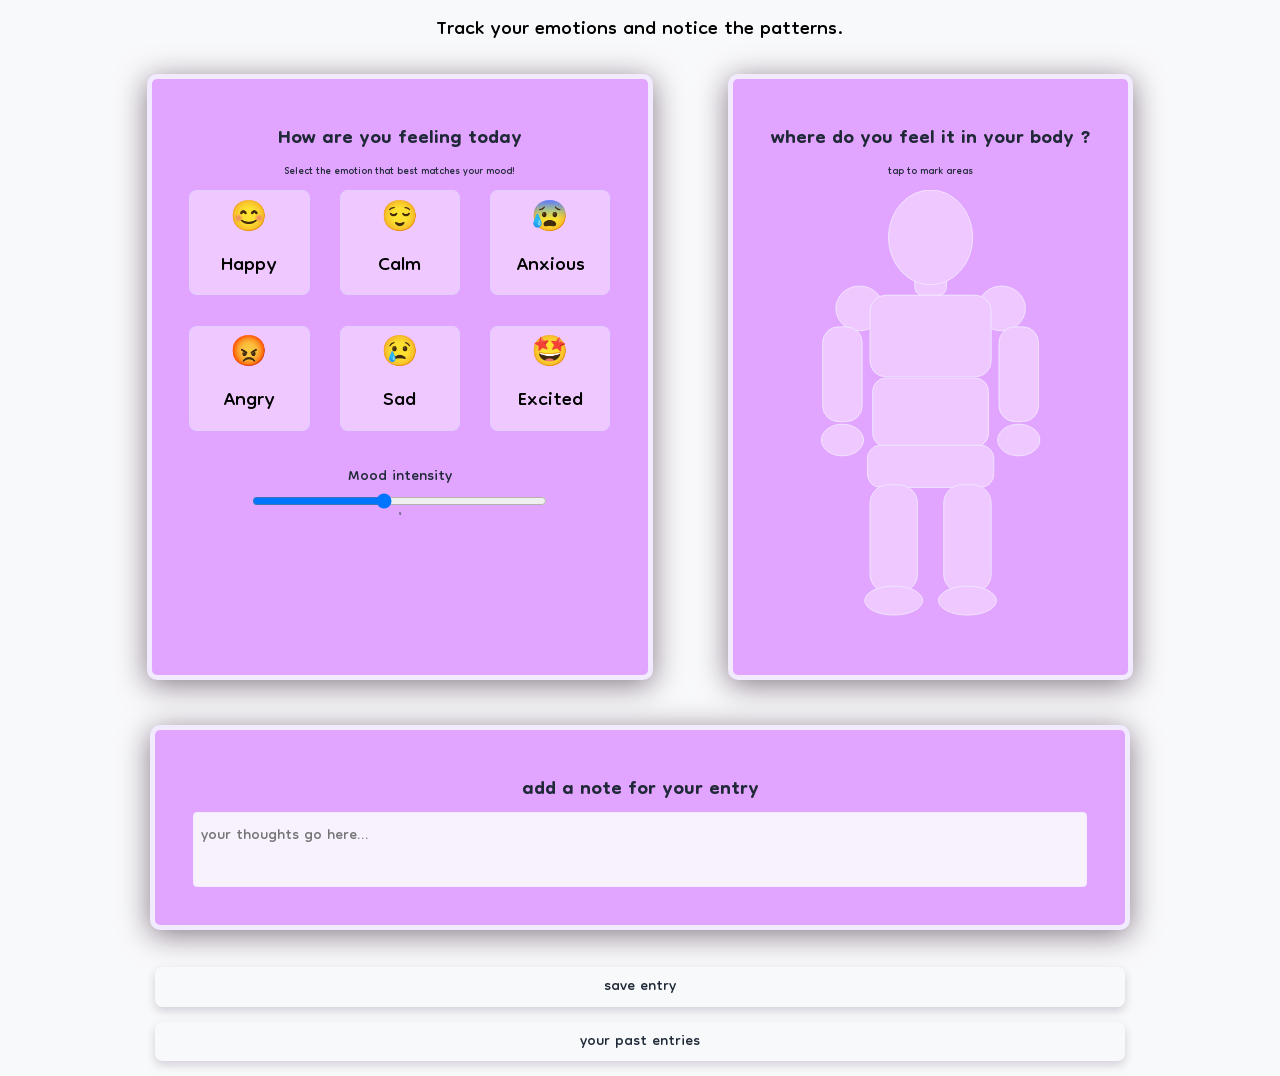
<file: Index.html>
<!DOCTYPE html>
<html>
    <head>
<meta name="viewport" content="width=device-width, initial-scale=1.0">
<link rel="stylesheet" href="style.css">
<link rel="icon" href="healthy.png">
<title>moodmap</title>
    </head>
    <body>
<header>Track your emotions and notice the patterns.</header>
<div class="maincontinar">
<div class="continar">
    <h1> How are you feeling today</h1>
    <p>Select the emotion that best matches your mood!</p>
<div class="emotions">
<button class="box a2" id="Happy" onclick="happybtn()"><span class="emoji">😊</span><span>Happy</span></button>
<button class="box a3" id="Calm" onclick="calmbtn()"><span class="emoji">😌</span><span>Calm</span></button>
<button class="box a4" id="Anxious" onclick="anxiousbtn()"><span class="emoji">😰</span><span>Anxious</span></button>
<button class="box a5" id="Angry" onclick="angrybtn()"><span class="emoji">😡</span><span>Angry</span></button>
<button class="box a6" id="Sad" onclick="sadbtn()"><span class="emoji">😢</span><span>Sad</span></button>
<button class="box a7" id="Excited" onclick="excitedbtn()"><span class="emoji">🤩</span><span>Excited</span></button>
</div>
<label class="moodrangelabel" for="moodrange">Mood intensity</label>
<input type="range" id="moodrange" min="1" max="10" value="5">
<output>5</output>
</div>

  <div class="continar bodymood">
   <h1>where do you feel it in your body ?</h1>
   <p>tap to mark areas</p>
<svg viewBox="0 0 200 340" xmlns="http://www.w3.org/2000/svg"
   width="400 "class="svgContinar">
  <rect id="neck" class="svgPart" x="88" y="62" width="24" height="18" rx="6"/>

  <ellipse id="head" class="svgPart"
    cx="100" cy="36" rx="32" ry="36" onclick="selectedPart('head')"/>

  <ellipse id="left-shoulder" class="svgPart"
    cx="46" cy="90" rx="18" ry="17" onclick="selectedPart('left-shoulder')"/>

  <ellipse id="right-shoulder" class="svgPart"
    cx="154" cy="90" rx="18" ry="17" onclick="selectedPart('right-shoulder')"/>

  <rect id="chest" class="svgPart"
    x="54" y="80" width="92" height="62" rx="12" onclick="selectedPart('chest')"/>

  <rect id="belly" class="svgPart"
    x="56" y="143" width="88" height="52" rx="10" onclick="selectedPart('belly')"/>

  <rect id="left-arm" class="svgPart"
    x="18" y="104" width="30" height="72" rx="12" onclick="selectedPart('left-arm')"/>

  <rect id="right-arm" class="svgPart"
    x="152" y="104" width="30" height="72" rx="12" onclick="selectedPart('right-arm')"/>

  <ellipse id="left-hand" class="svgPart"
    cx="33" cy="190" rx="16" ry="12" onclick="selectedPart('left-hand')"/>

  <ellipse id="right-hand" class="svgPart"
    cx="167" cy="190" rx="16" ry="12" onclick="selectedPart('right-hand')"/>

  <rect id="hips" class="svgPart"
    x="52" y="194" width="96" height="32" rx="10" onclick="selectedPart('hips')"/>

  <rect id="left-leg" class="svgPart"
    x="54" y="224" width="36" height="82" rx="14" onclick="selectedPart('left-leg')"/>

  <rect id="right-leg" class="svgPart"
    x="110" y="224" width="36" height="82" rx="14" onclick="selectedPart('right-leg')"/>

  <ellipse id="left-foot" class="svgPart"
    cx="72" cy="312" rx="22" ry="11" onclick="selectedPart('left-foot')"/>

  <ellipse id="right-foot" class="svgPart"
    cx="128" cy="312" rx="22" ry="11" onclick="selectedPart('right-foot')"/>

</svg></div></div>


<div class="continar">
<h1>add a note for your entry</h1>
  <textarea id="notes" placeholder="your thoughts go here..."></textarea>
</div>
<button id="savebtn" class="savebtn" onclick="savebtn()">save entry</button>
<button class="savebtn linkbtn" onclick="linkbtn('pastEntries.html')">your past entries</button>
<footer></footer>
<script src="index.js" defer></script>
    </body>
</html>
</file>
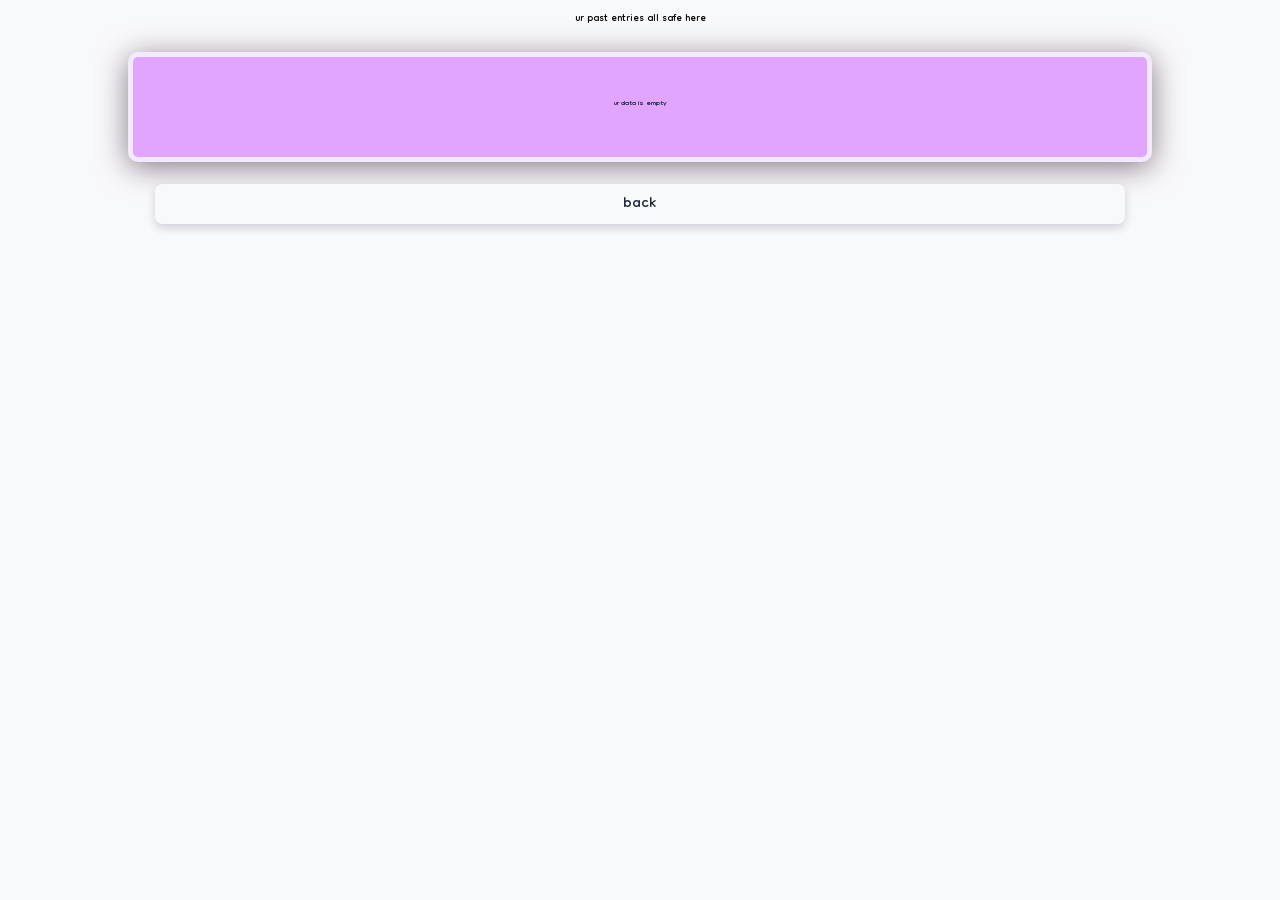
<file: pastEntries.html>
<!DOCTYPE html>
<html lang="en">
<head>
    <meta charset="UTF-8">
    <meta name="viewport" content="width=device-width, initial-scale=1.0">
    <title>past entries</title>
    <link rel="stylesheet" href="style.css">
    <link rel="icon" href="healthy.png">
</head>
<body>
    <header>
        <p>ur past entries all safe here</p>
    </header>
    <div class="continar entriesData" id="entriesData"> 
    </div>
<button class="savebtn linkbtn" onclick="linkbtn('Index.html')">back</button>
<script src="pastEntries.js" defer></script>
</body>
</html>
</file>
<file: style.css>
@import url('https://fonts.googleapis.com/css2?family=Dongle&display=swap');
*{
    margin: 0;
    padding: 0;
    box-sizing: border-box;
}
html{
    font-size: 62.5%;
}
body{
    display:flex;
    background:#f8f9fa;
    flex-direction: column;
    align-items: center;
    font-family: "Dongle";
    background-repeat: no-repeat;
    min-height:100vh;
}
p{
    font-size: 2rem;
}
h1{
    font-size:4rem;
    
}
h4{
    font-size: 2rem;
}
.maincontinar{
    display:flex;
    flex-direction: row;
    gap:4rem;
    justify-content: center;
}
header{
margin-top:1rem;
font-size: 4rem;

}
.continar{
    background-color: #e2a5ff;
    display: flex;
    flex-direction: column;
    padding: 5rem;
    margin: 3rem;
    border: 5px solid #f2eaff;
    border-radius: 10px;
    color:#1F2937;
    box-shadow:
    0 5px 30px #877887;
    align-items: center;
    transition: 0.2s;
}
.comtinar h1{
    font-size: 4rem;
}
.continar p{
    margin-bottom: 1rem;
}

.box{
    width: 16rem;
    height: 14rem;
    font-family: inherit;
    padding: 3rem;
    border: 0.09rem solid #e2d1ff;
    border-radius: 1rem;
    font-size: 4rem;
    background-color: #eec8ff;
    display: flex;
    flex-direction: column;
    align-items: center;
    justify-content: center;
    transition: 0.2s;
}

.box:hover{
    transform:translateY(-5px);
}
.box:target{
    border:0.09rem solid #1F2937;
}
.selected-btn{
 transform: translateY(-5px); 
 border: 0.2rem solid #1F2937;
 background-color: #cda6de;
}

.emotions{
    display: grid;
    grid-template-columns: repeat(3, 1fr);
    grid-auto-rows: auto;
    gap: 4rem;
}
.continar:hover{
    transform:translateY(-5px) ;
}

.span{
    text-align: center;
    font-size:2rem;
    padding-left:0.5rem;
    padding-right:0.5rem;
    border-radius: 1rem;
    padding-bottom: 0;
    padding-top: 0;
}
svg{
    width: 35rem;
}
ellipse{
    stroke-width: 0.09rem;
    stroke: #f2eaff;
    fill:#eec8ff;
}
rect{
    stroke-width: 0.09rem;
    stroke: #f2eaff;
    fill:#eec8ff;   
}
.continar.note{
    display: flex;
    text-align: left;
    align-items: flex-start;
    justify-content: flex-start;
    flex-direction: row;
    font-size: 3rem;
}
textarea{
 background-color:#f8f2ff;
 border: 0.09rem double #f2eaff; 
 border-radius: 0.5rem;  
 padding: 1rem;
 height: 10rem;
 width: 119rem;
 font-family: inherit;
 outline-color: #1F2937;
 resize:none;
 flex-wrap: wrap;
 font-size: 3rem;
}
.savebtn{
background-color: #f8f9fa;
font-family: inherit;
border: none;
font-size: 3rem;
font-weight: 500;
border-radius: 1rem;
padding:0.5rem;
margin-bottom: 2rem;
margin-top: 2rem;
color: #1F2937;
box-shadow: 0 4px 10px rgba(59, 45, 84, 0.2);
width:129rem;
transition: 0.2s;
}
.savebtn:hover{
    transform: translateY(-5px);
    border: 0.2rem solid #1F2937;
    color: #1f2937c4;
    cursor: pointer;
}
.continar.entriesData{
    width: 80%;
}
.pastEnteryStyle{
    background-color: #f2eaff;
    border: 0.2rem solid #1F2937;
    border-radius: 1rem;
    padding: 1rem;
    margin-bottom:1.5rem;
    align-items: start;
    width:90%;
    display: flex;
    flex-direction:row;
    gap:2rem;
    align-items: center;
}
.emojiDiv{
background-color: none;
width: 8rem;
font-size: 7rem;
}
.pastEntry1{
    text-align: center;
}
.linkbtn.savebtn {
    margin-top: 0px;
} 
input[type="range"]{
    width:70%;
}
.moodrangelabel{
    font-size:3rem;
    margin-top:4rem;
}
@media (max-width: 1440px) {
    html{ font-size: 47%;}
    
}
@media (max-width:1024px) {
    html{ font-size: 35%;}
}
@media (max-width: 768px) {
    html{font-size: 40%;}
    .maincontinar{
        flex-direction: column !important;
        align-items: center;
        justify-content: center;
        flex-wrap:wrap;
        margin: 0%;
    }
    .savebtn{
        width:70rem;
    }
    textarea{
        width: 60rem;
    }

}
@media (max-width:485px) {
    html{font-size:30%;
    }
}
@media (max-width:320px){
    html{font-size:25%;}
}
</file>
